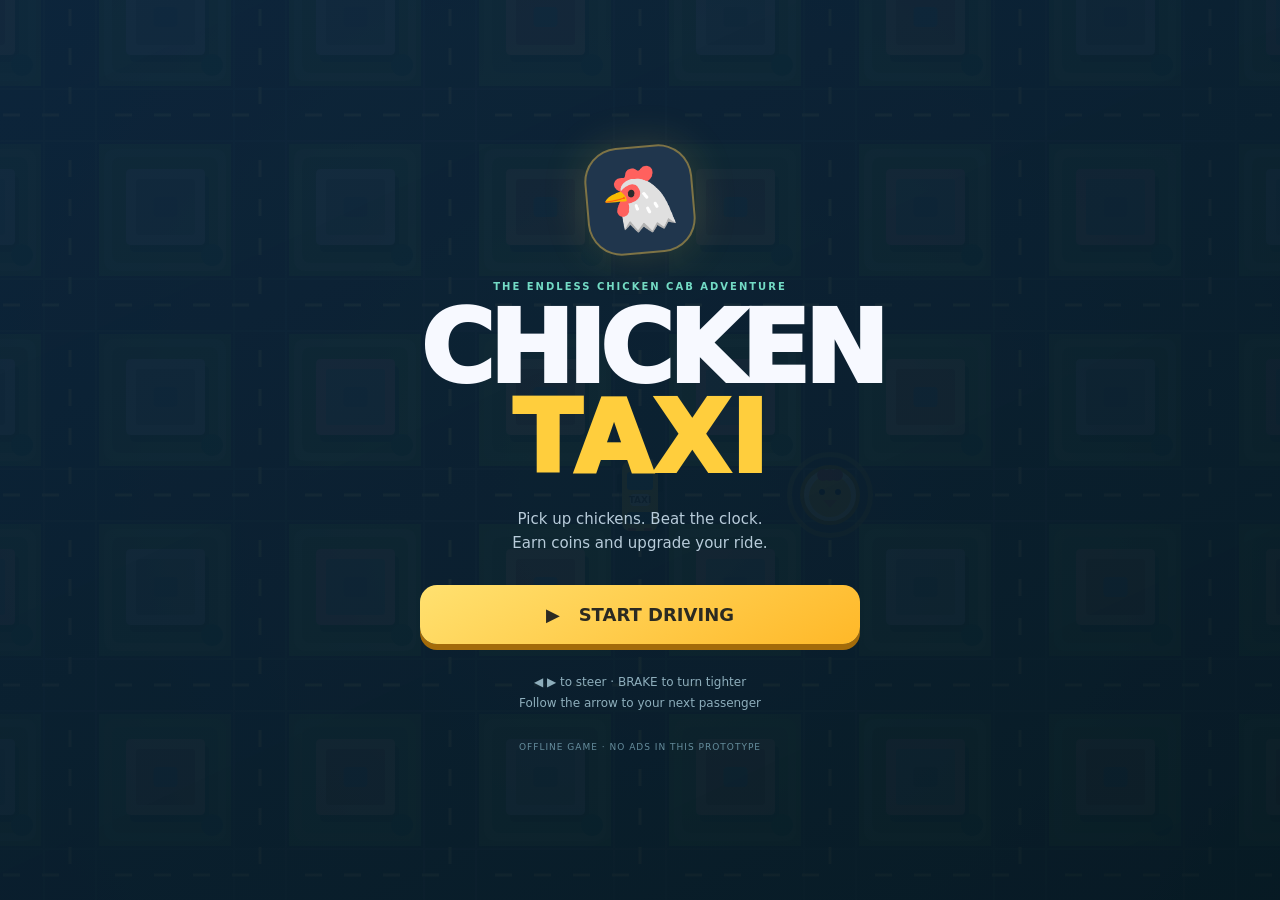
<file: docs/index.html>
<!doctype html>
<html lang="en">
<head>
  <meta charset="utf-8">
  <meta name="viewport" content="width=device-width, initial-scale=1, maximum-scale=1, user-scalable=no, viewport-fit=cover">
  <meta name="theme-color" content="#102338">
  <title>Chicken Taxi</title>
  <link rel="stylesheet" href="./style.css">
</head>
<body>
  <canvas id="game" aria-label="Chicken Taxi game area"></canvas>
  <div id="hud" class="hidden">
    <div id="stats" class="glass">
      <div><span class="metric-label">COINS</span><strong id="coins">0</strong></div>
      <div><span class="metric-label">SCORE</span><strong id="score">0</strong></div>
      <button type="button" id="pause" aria-label="Pause game">Ⅱ</button>
    </div>
    <div id="mission" class="glass">
      <span id="missionTitle">PICK UP THE CHICKEN</span>
      <span id="missionSubtitle">Follow the yellow marker</span>
      <div id="missionTimer"></div>
    </div>
    <div id="navigation"><div id="direction">▲</div><span id="distance">0m</span></div>
    <div id="toast" role="status"></div>
    <div id="upgradePanel" class="glass">
      <span id="speedLabel">TAXI LVL 1</span>
      <button type="button" id="upgrade">UPGRADE · 30 🪙</button>
    </div>
    <div id="controls">
      <button type="button" class="drive" id="left" aria-label="Steer left">◀</button>
      <button type="button" class="drive brake" id="brake" aria-label="Brake">BRAKE</button>
      <button type="button" class="drive" id="right" aria-label="Steer right">▶</button>
    </div>
  </div>
  <div id="overlay">
    <div id="menuScreen" class="menu-card">
      <div class="chicken-logo">🐔</div>
      <div class="eyebrow">THE ENDLESS CHICKEN CAB ADVENTURE</div>
      <h1>CHICKEN<br><span>TAXI</span></h1>
      <p>Pick up chickens. Beat the clock.<br>Earn coins and upgrade your ride.</p>
      <button type="button" id="play" class="primary">▶ &nbsp; START DRIVING</button>
      <div class="instructions">◀ ▶ to steer · BRAKE to turn tighter<br>Follow the arrow to your next passenger</div>
      <small>OFFLINE GAME · NO ADS IN THIS PROTOTYPE</small>
    </div>
    <div id="pauseScreen" class="menu-card hidden">
      <div class="chicken-logo">🚕</div>
      <h2>PAUSED</h2>
      <p>Your chickens are waiting.</p>
      <button type="button" id="resume" class="primary">▶ &nbsp; RESUME</button>
      <button type="button" id="restart" class="secondary">RESTART RUN</button>
      <button type="button" id="home" class="secondary">MAIN MENU</button>
    </div>
  </div>
  <script src="./game.js"></script>
</body>
</html>
</file>
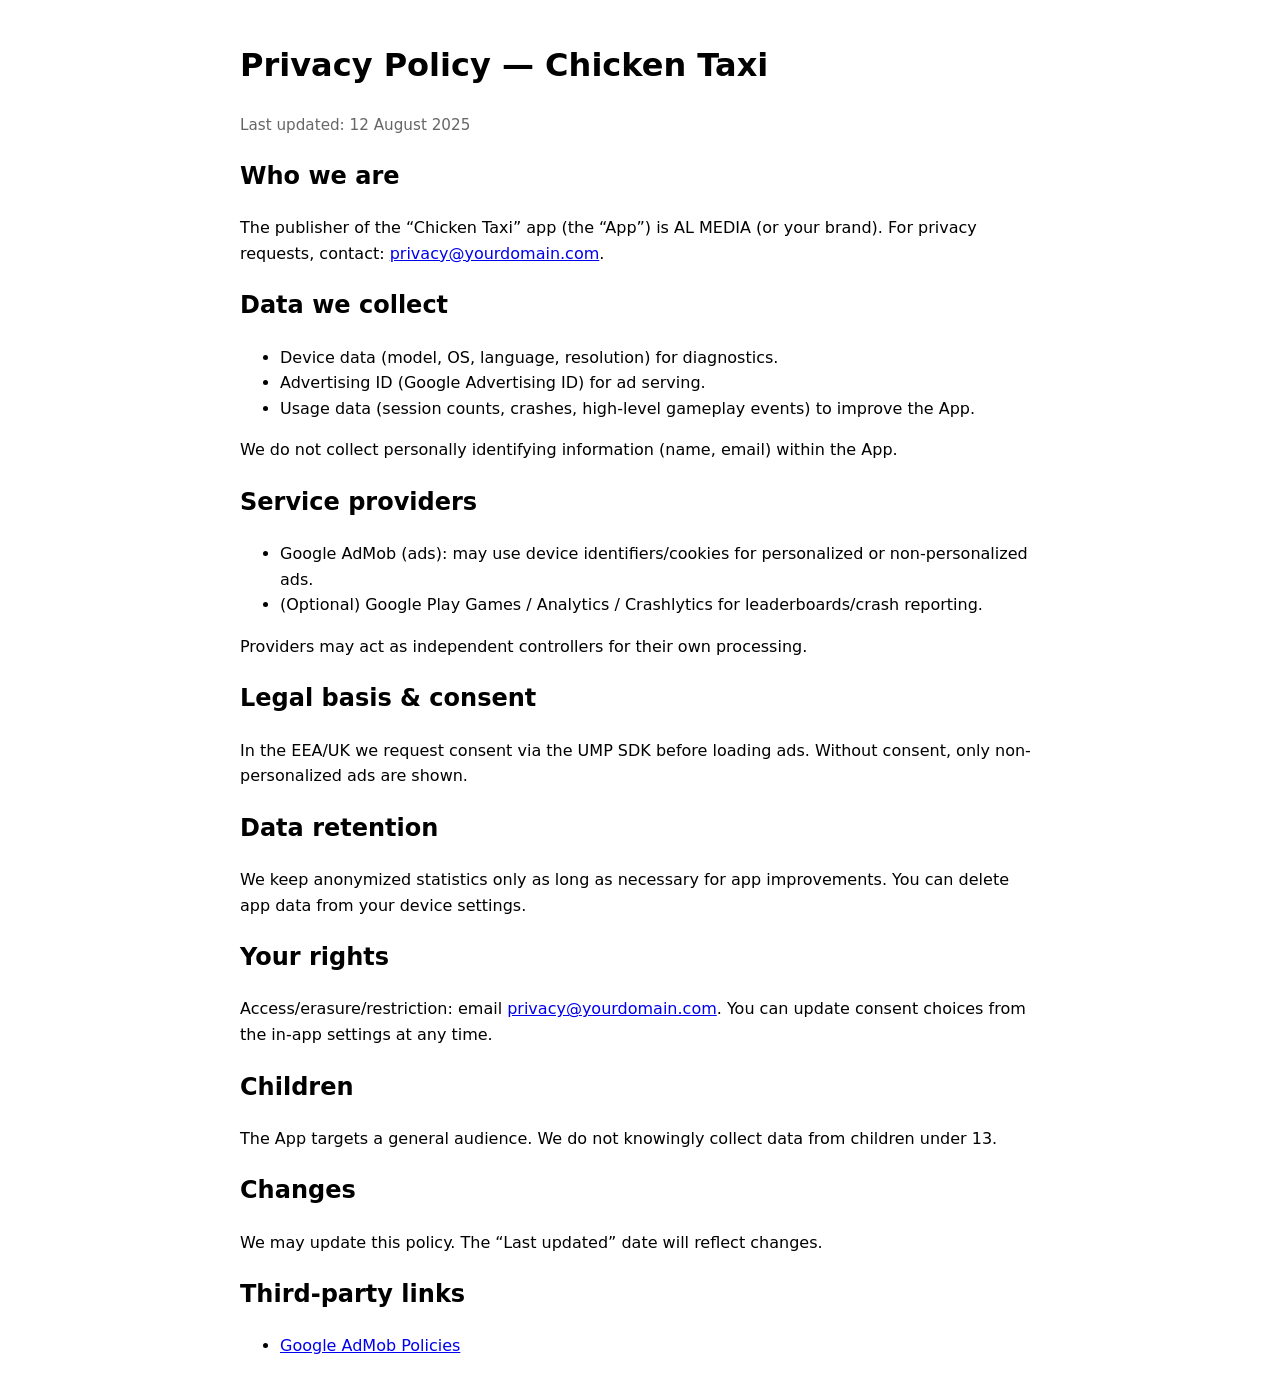
<file: privacy_policy.html>
<!DOCTYPE html><html lang="en"><head><meta charset="UTF-8"><meta name="viewport" content="width=device-width, initial-scale=1.0"><title>Chicken Taxi — Privacy Policy</title><style>body{font-family:system-ui,-apple-system,Segoe UI,Roboto,Arial,sans-serif;max-width:800px;margin:40px auto;padding:0 16px;line-height:1.6}h1{margin-top:0}.muted{color:#666;font-size:.95em}</style></head><body><h1>Privacy Policy — Chicken Taxi</h1><p class="muted">Last updated: 12 August 2025</p><h2>Who we are</h2><p>The publisher of the “Chicken Taxi” app (the “App”) is AL MEDIA (or your brand). For privacy requests, contact: <a href="mailto:privacy@yourdomain.com">privacy@yourdomain.com</a>.</p><h2>Data we collect</h2><ul><li>Device data (model, OS, language, resolution) for diagnostics.</li><li>Advertising ID (Google Advertising ID) for ad serving.</li><li>Usage data (session counts, crashes, high-level gameplay events) to improve the App.</li></ul><p>We do not collect personally identifying information (name, email) within the App.</p><h2>Service providers</h2><ul><li>Google AdMob (ads): may use device identifiers/cookies for personalized or non-personalized ads.</li><li>(Optional) Google Play Games / Analytics / Crashlytics for leaderboards/crash reporting.</li></ul><p>Providers may act as independent controllers for their own processing.</p><h2>Legal basis & consent</h2><p>In the EEA/UK we request consent via the UMP SDK before loading ads. Without consent, only non-personalized ads are shown.</p><h2>Data retention</h2><p>We keep anonymized statistics only as long as necessary for app improvements. You can delete app data from your device settings.</p><h2>Your rights</h2><p>Access/erasure/restriction: email <a href="mailto:privacy@yourdomain.com">privacy@yourdomain.com</a>. You can update consent choices from the in-app settings at any time.</p><h2>Children</h2><p>The App targets a general audience. We do not knowingly collect data from children under 13.</p><h2>Changes</h2><p>We may update this policy. The “Last updated” date will reflect changes.</p><h2>Third-party links</h2><ul><li><a href="https://policies.google.com/technologies/ads" target="_blank" rel="noopener">Google AdMob Policies</a></li></ul></body></html>
</file>
<file: docs/style.css>
:root {
  color-scheme: dark;
  --ink: #f7f9ff;
  --yellow: #ffce3d;
  --navy: #102338;
  --teal: #5af5c2;
}
* { box-sizing: border-box; -webkit-tap-highlight-color: transparent; }
html, body {
  width: 100%; height: 100%; padding: 0; margin: 0;
  overflow: hidden; background: #102338;
  touch-action: none; overscroll-behavior: none; user-select: none;
  font-family: system-ui, -apple-system, "Segoe UI", sans-serif;
}
#game { display: block; width: 100vw; height: 100%; position: fixed; inset: 0; }
button { font-family: inherit; border: 0; color: var(--ink); cursor: pointer; font-weight: 850; touch-action: none; }
.hidden { display: none !important; }
#hud { position: absolute; inset: 0; color: var(--ink); pointer-events: none; }
.glass { background: rgba(8, 29, 42, .90); border: 1px solid rgba(255,255,255,.13); box-shadow: 0 6px 24px #06182044; backdrop-filter: blur(8px); }
#stats {
  display: flex; align-items: center; justify-content: space-between;
  gap: 10px; position: absolute; top: max(14px, env(safe-area-inset-top));
  left: 15px; right: 15px; height: 68px; border-radius: 19px; padding: 11px 12px 11px 17px;
}
#stats > div { display: flex; flex-direction: column; min-width: 62px; }
.metric-label { color: #9ab5c5; font-size: 10px; letter-spacing: 1.7px; font-weight: 900; }
#stats strong { font-size: 23px; color: var(--yellow); font-variant-numeric: tabular-nums; }
#pause { pointer-events: auto; background: #274455; font-size: 27px; border-radius: 13px; width: 52px; height: 47px; }
#mission {
  position: absolute; top: calc(max(14px, env(safe-area-inset-top)) + 79px);
  left: 15px; right: 15px; padding: 13px 17px; min-height: 69px; border-radius: 16px;
  display: flex; flex-direction: column; justify-content: center; gap: 3px;
}
#missionTitle { font-weight: 900; color: white; letter-spacing: .6px; font-size: 13px; }
#missionSubtitle { font-size: 12px; color: #d2e6ec; }
#missionTimer { position: absolute; right: 13px; top: 19px; font-size: 25px; font-weight: 900; color: var(--yellow); }
#navigation { position: absolute; left: 50%; top: 25%; transform: translateX(-50%);
  display: flex; align-items: center; flex-direction: column; gap: 4px; color: var(--ink);
  text-shadow: 0 2px 14px #0008; font-size: 19px; font-weight: 900;
}
#direction { font-size: 50px; line-height: 1; color: #ffdf63; text-shadow: 0 0 18px #f5ac30; }
#distance { background: #092032b5; padding: 5px 13px; border-radius: 22px; }
#toast { position: absolute; left: 50%; top: 37%; transform: translateX(-50%);
  text-align: center; font-weight: 900; width: 85%; font-size: 20px; color: #ffec93;
  text-shadow: 0 2px 8px #000e; }
#upgradePanel { position: absolute; bottom: calc(max(190px, 24vh) + env(safe-area-inset-bottom));
  left: 15px; right: 15px; height: 46px; padding: 6px 7px 6px 15px; border-radius: 15px;
  display: flex; align-items: center; justify-content: space-between; }
#speedLabel { font-size: 12px; color: #c3deea; font-weight: 850; }
#upgrade { pointer-events: auto; border-radius: 11px; background: #188a66; min-height: 34px; padding: 0 14px; font-size: 11px; }
#controls { position: absolute; left: 14px; right: 14px; bottom: calc(25px + env(safe-area-inset-bottom));
  display: flex; align-items: end; justify-content: space-between; gap: 14px; }
.drive { pointer-events: auto; display: block; border-radius: 24px; width: 36%; height: min(19vh, 140px);
  min-height: 95px; background: #12283ae8; border: 2px solid #ffffff45;
  box-shadow: 0 6px 0 #05151e88, inset 0 0 26px #ffffff10;
  font-size: 49px; }
.drive.pressed { transform: translateY(5px); background: #2f7494; box-shadow: none; }
.drive.brake { width: 27%; height: min(14vh, 106px); min-height: 82px;
  font-size: 13px; border-color: #ffce3da1; color: var(--yellow); }
#overlay { position: absolute; inset: 0; background: linear-gradient(155deg, #0b243bef, #061923f5);
  display: flex; align-items: center; justify-content: center; padding: 26px; color: var(--ink); }
.menu-card { width: min(100%, 440px); text-align: center; }
.chicken-logo { background: #20364d; box-shadow: 0 0 45px #facc4429; border: 2px solid #ffc83d6b;
  width: 108px; height: 108px; display: grid; place-items: center; border-radius: 34px;
  margin: 0 auto 27px; font-size: 63px; transform: rotate(-5deg); }
.eyebrow { color: #73dbc5; letter-spacing: 2px; font-weight: 900; font-size: 10px; }
h1 { margin: 12px 0 16px; font-size: clamp(67px, 18vw, 100px); line-height: .90;
  letter-spacing: -5px; font-weight: 1000; }
h1 span { color: var(--yellow); letter-spacing: 1px; }
h2 { font-size: 67px; letter-spacing: -3px; margin: 5px 0 15px; }
.menu-card p { color: #b8ccda; line-height: 1.6; margin: 23px auto 30px; font-size: 15px; }
.primary, .secondary { pointer-events: auto; display: block; width: 100%; padding: 19px 12px;
  border-radius: 17px; font-size: 18px; margin: 13px auto; }
.primary { background: linear-gradient(150deg, #ffe170, #ffb828); color: #2b2a22; box-shadow: 0 6px 0 #a46b0a; }
.secondary { background: #233b50; border: 1px solid #ffffff28; font-size: 15px; }
.instructions { margin: 28px 0 22px; font-size: 12px; line-height: 1.7; color: #8eaebc; }
small { color: #668d9d; letter-spacing: 1px; font-size: 9px; }
@media (max-height: 640px) {
  .chicken-logo { width: 75px; height: 75px; font-size: 43px; margin-bottom: 12px; }
  h1 { font-size: 67px; margin: 7px 0; }
  .menu-card p { margin: 13px auto 17px; }
  .instructions { margin: 17px 0 12px; }
  #navigation { top: 32%; }
  #upgradePanel { bottom: 150px; }
  .drive { min-height: 76px; height: 100px; }
}
</file>
